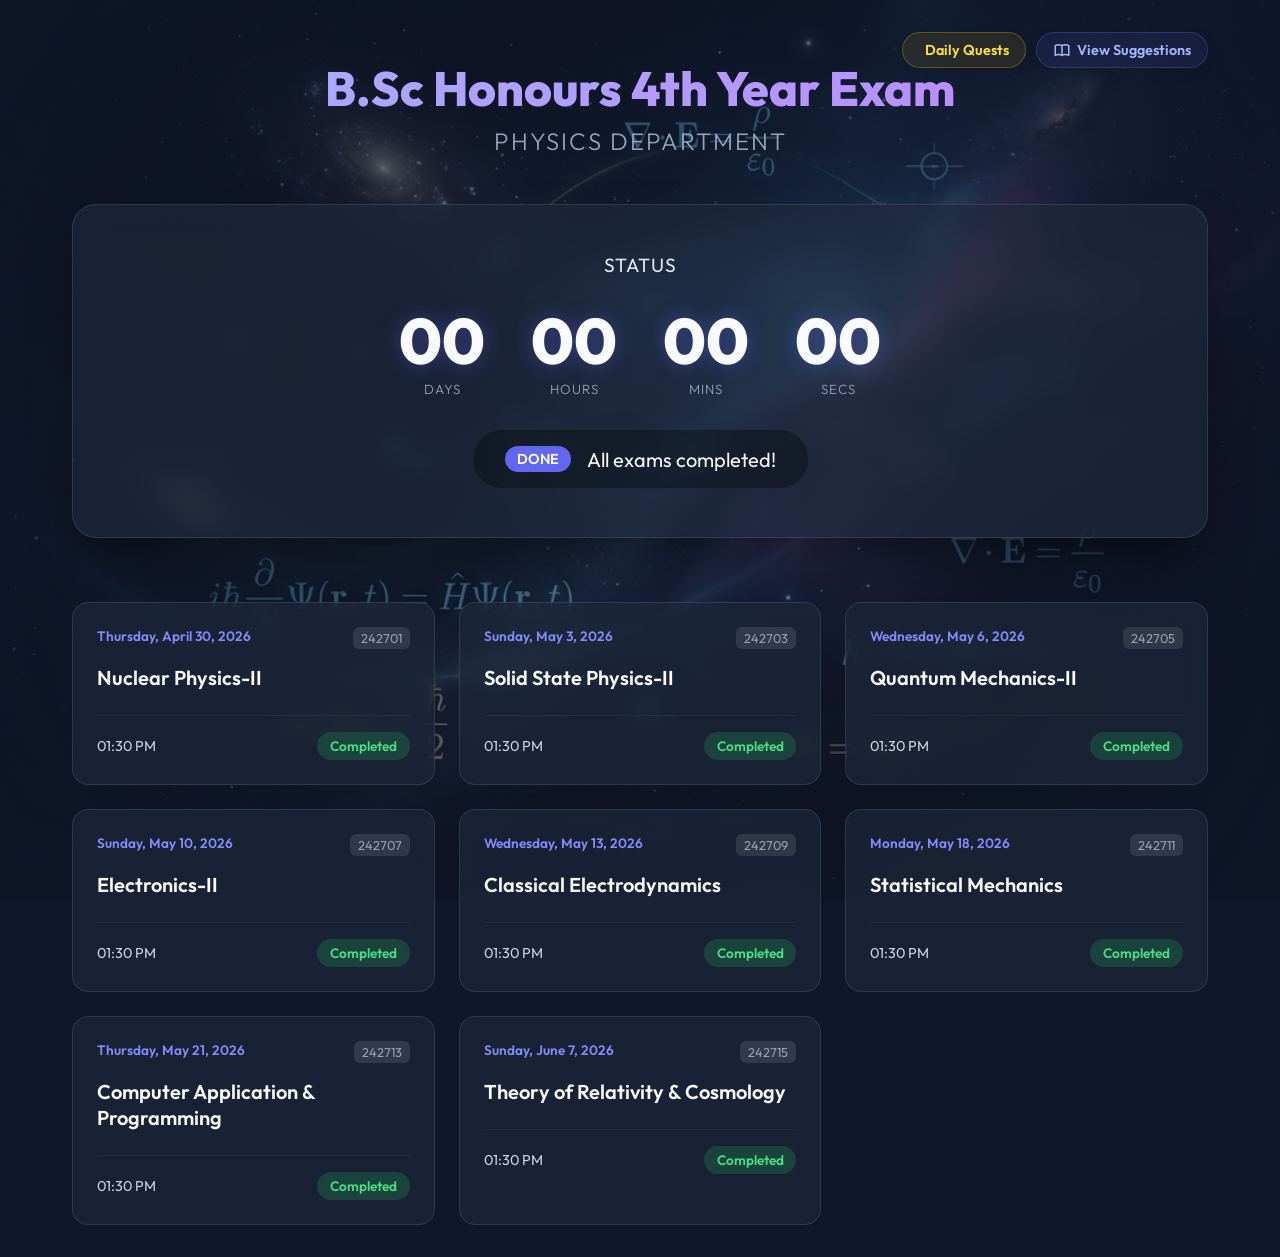
<file: index.html>
<!DOCTYPE html>
<html lang="en">
<head>
    <meta charset="UTF-8">
    <meta name="viewport" content="width=device-width, initial-scale=1.0">
    <title>Physics 4th Year - Exam Routine</title>
    <!-- Google Fonts -->
    <link rel="preconnect" href="https://fonts.googleapis.com">
    <link rel="preconnect" href="https://fonts.gstatic.com" crossorigin>
    <link href="https://fonts.googleapis.com/css2?family=Outfit:wght@300;400;600;800&display=swap" rel="stylesheet">
    <link rel="stylesheet" href="style.css">
</head>
<body>
    <div class="background-overlay"></div>
    <div class="container">
        <header>
            <div class="top-nav-buttons">
                <a href="quest_board/index.html" class="suggestions-btn" style="background: rgba(234, 179, 8, 0.1); border-color: rgba(234, 179, 8, 0.3); color: #fde047;">
                    <i class="fa-solid fa-gamepad" style="margin-right: 6px;"></i>
                    Daily Quests
                </a>
                <a href="suggestions_viewer/index.html" class="suggestions-btn">
                    <svg style="width: 18px; height: 18px; margin-right: 6px;" fill="none" stroke="currentColor" viewBox="0 0 24 24"><path stroke-linecap="round" stroke-linejoin="round" stroke-width="2" d="M12 6.253v13m0-13C10.832 5.477 9.246 5 7.5 5S4.168 5.477 3 6.253v13C4.168 18.477 5.754 18 7.5 18s3.332.477 4.5 1.253m0-13C13.168 5.477 14.754 5 16.5 5c1.747 0 3.332.477 4.5 1.253v13C19.832 18.477 18.247 18 16.5 18c-1.746 0-3.332.477-4.5 1.253"></path></svg>
                    View Suggestions
                </a>
            </div>
            <h1>B.Sc Honours 4th Year Exam</h1>
            <h2 class="subtitle">Physics Department</h2>
        </header>
        
        <section class="upcoming-exam">
            <h3>Next Exam In</h3>
            <div id="countdown" class="main-countdown">
                <div class="time-box"><span id="days">00</span><small>Days</small></div>
                <div class="time-box"><span id="hours">00</span><small>Hours</small></div>
                <div class="time-box"><span id="minutes">00</span><small>Mins</small></div>
                <div class="time-box"><span id="seconds">00</span><small>Secs</small></div>
            </div>
            <div id="next-exam-details" class="next-exam-details">
                <span class="exam-code" id="next-code">--</span>
                <span class="exam-name" id="next-name">Loading...</span>
            </div>
        </section>

        <section class="routine-grid" id="routine-grid">
            <!-- Dynamic Exam Cards Go Here -->
        </section>
    </div>

    <script src="exams.js"></script>
    <script src="script.js"></script>
</body>
</html>
</file>
<file: style.css>
:root {
    --primary: #6366f1;
    --primary-light: #818cf8;
    --dark-bg: #0f172a;
    --glass-bg: rgba(30, 41, 59, 0.7);
    --glass-border: rgba(255, 255, 255, 0.1);
    --text-main: #f8fafc;
    --text-muted: #94a3b8;
}

* {
    margin: 0;
    padding: 0;
    box-sizing: border-box;
}

body {
    font-family: 'Outfit', sans-serif;
    background-color: var(--dark-bg);
    color: var(--text-main);
    min-height: 100vh;
    background-image: url('assets/bg.png');
    background-size: cover;
    background-position: center;
    background-attachment: fixed;
    position: relative;
    overflow-x: hidden;
}

.background-overlay {
    position: fixed;
    top: 0;
    left: 0;
    right: 0;
    bottom: 0;
    background: radial-gradient(circle at center, rgba(15, 23, 42, 0.4) 0%, rgba(15, 23, 42, 0.9) 100%);
    z-index: 0;
}

.container {
    position: relative;
    z-index: 1;
    max-width: 1200px;
    margin: 0 auto;
    padding: 2rem;
}

header {
    text-align: center;
    margin-bottom: 3rem;
    animation: fadeInDown 1s ease-out;
}

h1 {
    font-size: 3rem;
    font-weight: 800;
    background: linear-gradient(135deg, #a5b4fc 0%, #c084fc 100%);
    -webkit-background-clip: text;
    background-clip: text;
    -webkit-text-fill-color: transparent;
    margin-bottom: 0.5rem;
    padding-top: 20px;
}

.subtitle {
    font-weight: 300;
    color: var(--text-muted);
    letter-spacing: 2px;
    text-transform: uppercase;
}

.top-nav-buttons {
    display: flex;
    gap: 10px;
    justify-content: flex-end;
    margin-bottom: -30px;
    position: relative;
    z-index: 10;
}

.suggestions-btn {
    display: inline-flex;
    align-items: center;
    background: rgba(99, 102, 241, 0.1);
    border: 1px solid rgba(99, 102, 241, 0.3);
    color: #a5b4fc;
    padding: 8px 16px;
    border-radius: 20px;
    text-decoration: none;
    font-size: 0.9rem;
    font-weight: 600;
    transition: all 0.3s ease;
    backdrop-filter: blur(8px);
    box-shadow: 0 4px 12px rgba(0, 0, 0, 0.1);
}

.suggestions-btn:hover {
    background: rgba(99, 102, 241, 0.25);
    border-color: rgba(165, 180, 252, 0.5);
    color: #fff;
    transform: translateY(-2px);
    box-shadow: 0 6px 16px rgba(99, 102, 241, 0.2);
}

.upcoming-exam {
    background: var(--glass-bg);
    backdrop-filter: blur(12px);
    -webkit-backdrop-filter: blur(12px);
    border: 1px solid var(--glass-border);
    border-radius: 24px;
    padding: 3rem;
    text-align: center;
    margin-bottom: 4rem;
    box-shadow: 0 25px 50px -12px rgba(0, 0, 0, 0.5);
    animation: zoomIn 1s cubic-bezier(0.16, 1, 0.3, 1);
}

.upcoming-exam h3 {
    text-transform: uppercase;
    color: #e2e8f0;
    letter-spacing: 1px;
    margin-bottom: 2rem;
    font-weight: 400;
    font-size: 1.2rem;
}

.main-countdown {
    display: flex;
    justify-content: center;
    gap: 2rem;
    margin-bottom: 2rem;
}

.time-box {
    display: flex;
    flex-direction: column;
    align-items: center;
    min-width: 100px;
}

.time-box span {
    font-size: 4rem;
    font-weight: 800;
    line-height: 1;
    color: var(--text-main);
    text-shadow: 0 0 20px rgba(99, 102, 241, 0.4);
}

.time-box small {
    margin-top: 0.5rem;
    color: var(--text-muted);
    font-weight: 300;
    text-transform: uppercase;
    letter-spacing: 1px;
}

.next-exam-details {
    display: inline-flex;
    align-items: center;
    gap: 1rem;
    background: rgba(0, 0, 0, 0.3);
    padding: 1rem 2rem;
    border-radius: 100px;
    border: 1px solid rgba(255, 255, 255, 0.05);
}

.exam-code {
    background: var(--primary);
    padding: 0.25rem 0.75rem;
    border-radius: 20px;
    font-size: 0.9rem;
    font-weight: 600;
}

.exam-name {
    font-size: 1.25rem;
    font-weight: 400;
}

.routine-grid {
    display: grid;
    grid-template-columns: repeat(auto-fill, minmax(300px, 1fr));
    gap: 1.5rem;
}

.exam-card {
    background: var(--glass-bg);
    backdrop-filter: blur(10px);
    -webkit-backdrop-filter: blur(10px);
    border: 1px solid var(--glass-border);
    border-radius: 16px;
    padding: 1.5rem;
    transition: transform 0.3s ease, box-shadow 0.3s ease;
    animation: fadeInUp 0.8s ease backwards;
}

.exam-card:hover {
    transform: translateY(-5px);
    box-shadow: 0 10px 25px -5px rgba(0, 0, 0, 0.3);
    border-color: rgba(99, 102, 241, 0.4);
}

.card-header {
    display: flex;
    justify-content: space-between;
    align-items: flex-start;
    margin-bottom: 1rem;
}

.card-date {
    font-size: 0.85rem;
    color: var(--primary-light);
    font-weight: 600;
}

.card-code {
    background: rgba(255, 255, 255, 0.1);
    padding: 0.2rem 0.5rem;
    border-radius: 6px;
    font-size: 0.8rem;
    color: var(--text-muted);
}

.card-name {
    font-size: 1.25rem;
    font-weight: 600;
    margin-bottom: 1.5rem;
    line-height: 1.3;
}

.card-footer {
    display: flex;
    justify-content: space-between;
    align-items: center;
    padding-top: 1rem;
    border-top: 1px solid rgba(255, 255, 255, 0.05);
}

.card-time {
    font-size: 0.9rem;
    color: #cbd5e1;
}

.card-status {
    font-size: 0.85rem;
    padding: 0.3rem 0.8rem;
    border-radius: 20px;
    font-weight: 600;
}

.status-upcoming {
    background: rgba(99, 102, 241, 0.2);
    color: #818cf8;
}

.status-past {
    background: rgba(34, 197, 94, 0.2);
    color: #4ade80;
}

.status-today {
    background: rgba(234, 179, 8, 0.2);
    color: #fde047;
    animation: pulse 2s infinite;
}

@keyframes fadeInDown {
    from {
        opacity: 0;
        transform: translateY(-30px);
    }

    to {
        opacity: 1;
        transform: translateY(0);
    }
}

@keyframes fadeInUp {
    from {
        opacity: 0;
        transform: translateY(30px);
    }

    to {
        opacity: 1;
        transform: translateY(0);
    }
}

@keyframes zoomIn {
    from {
        opacity: 0;
        transform: scale(0.9);
    }

    to {
        opacity: 1;
        transform: scale(1);
    }
}

@keyframes pulse {
    0% {
        box-shadow: 0 0 0 0 rgba(234, 179, 8, 0.4);
    }

    70% {
        box-shadow: 0 0 0 10px rgba(234, 179, 8, 0);
    }

    100% {
        box-shadow: 0 0 0 0 rgba(234, 179, 8, 0);
    }
}

@media (max-width: 768px) {
    .main-countdown {
        gap: 0.5rem;
    }

    .time-box {
        min-width: 60px;
    }

    .time-box span {
        font-size: 2.2rem;
    }

    .upcoming-exam {
        padding: 2rem 1rem;
    }

    h1 {
        font-size: 2rem;
    }
    
    .top-nav-buttons {
        justify-content: center;
        margin-bottom: 20px;
    }
}
</file>
